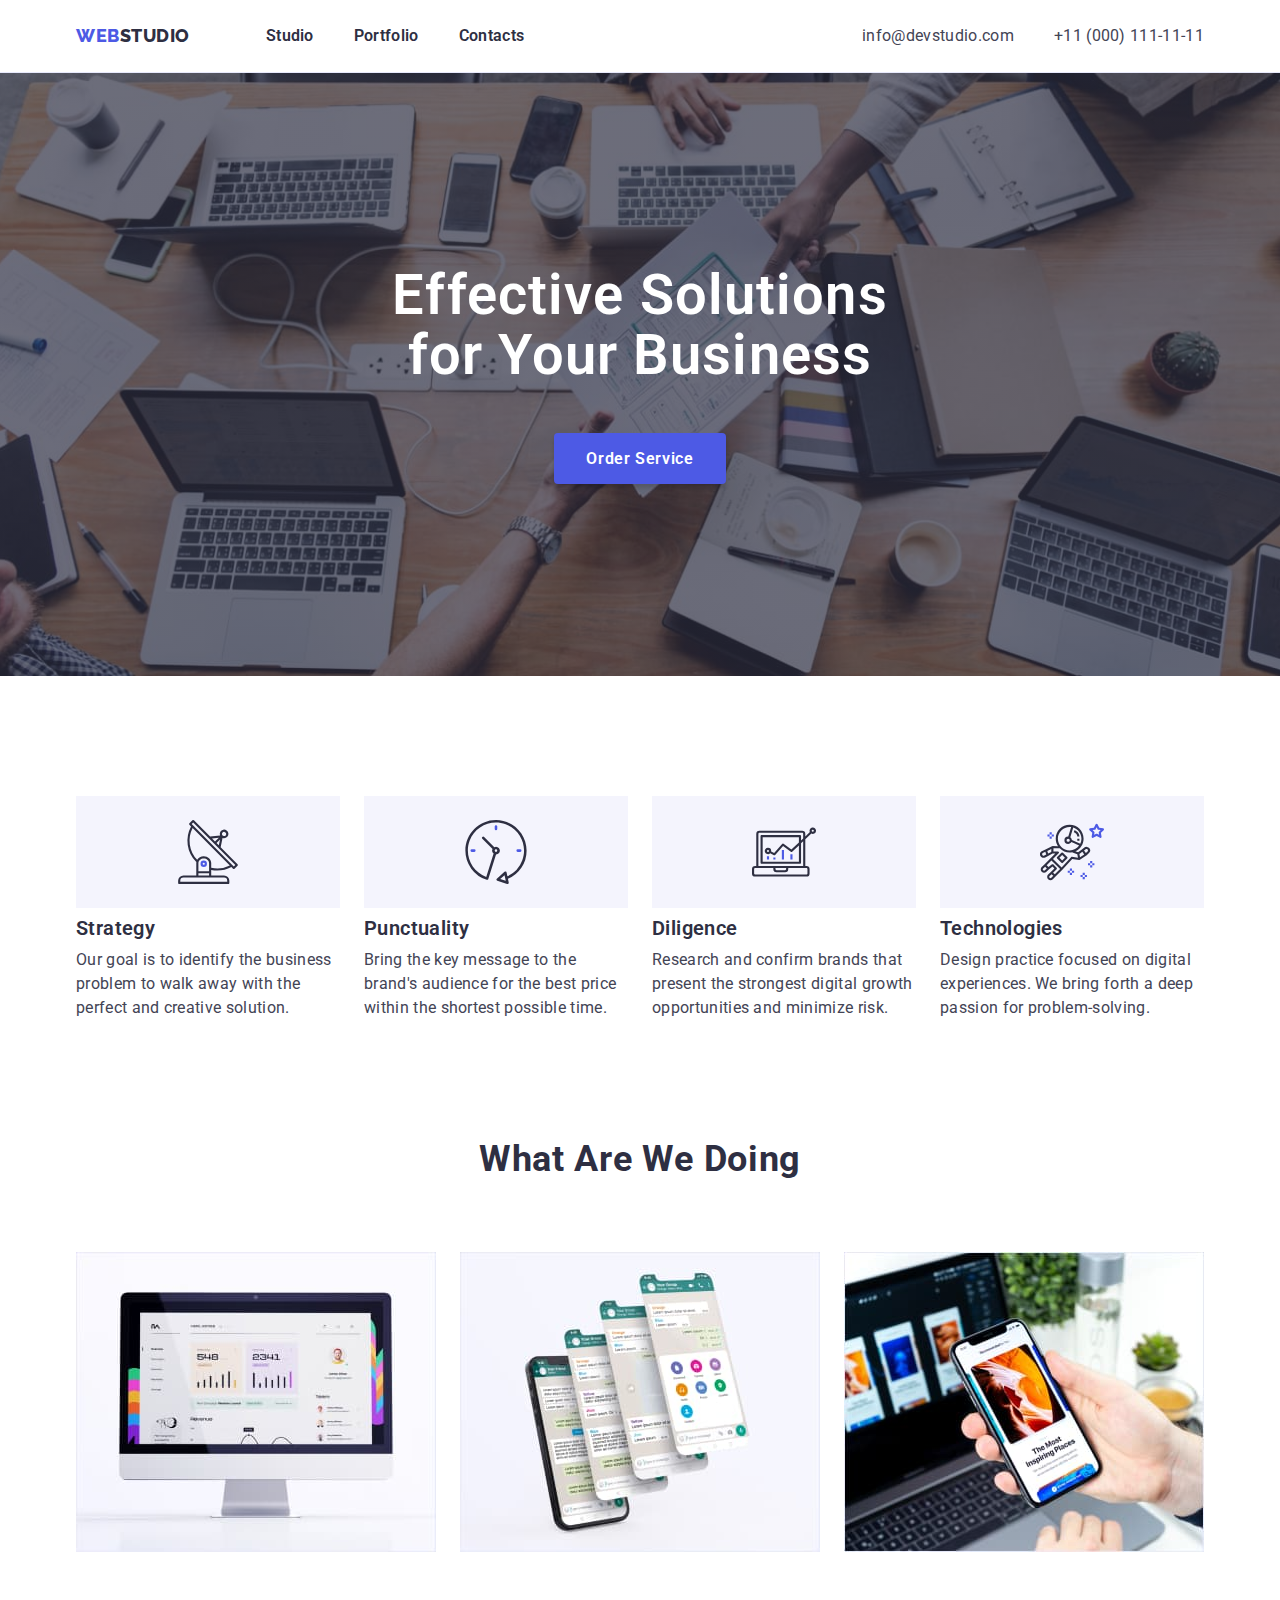
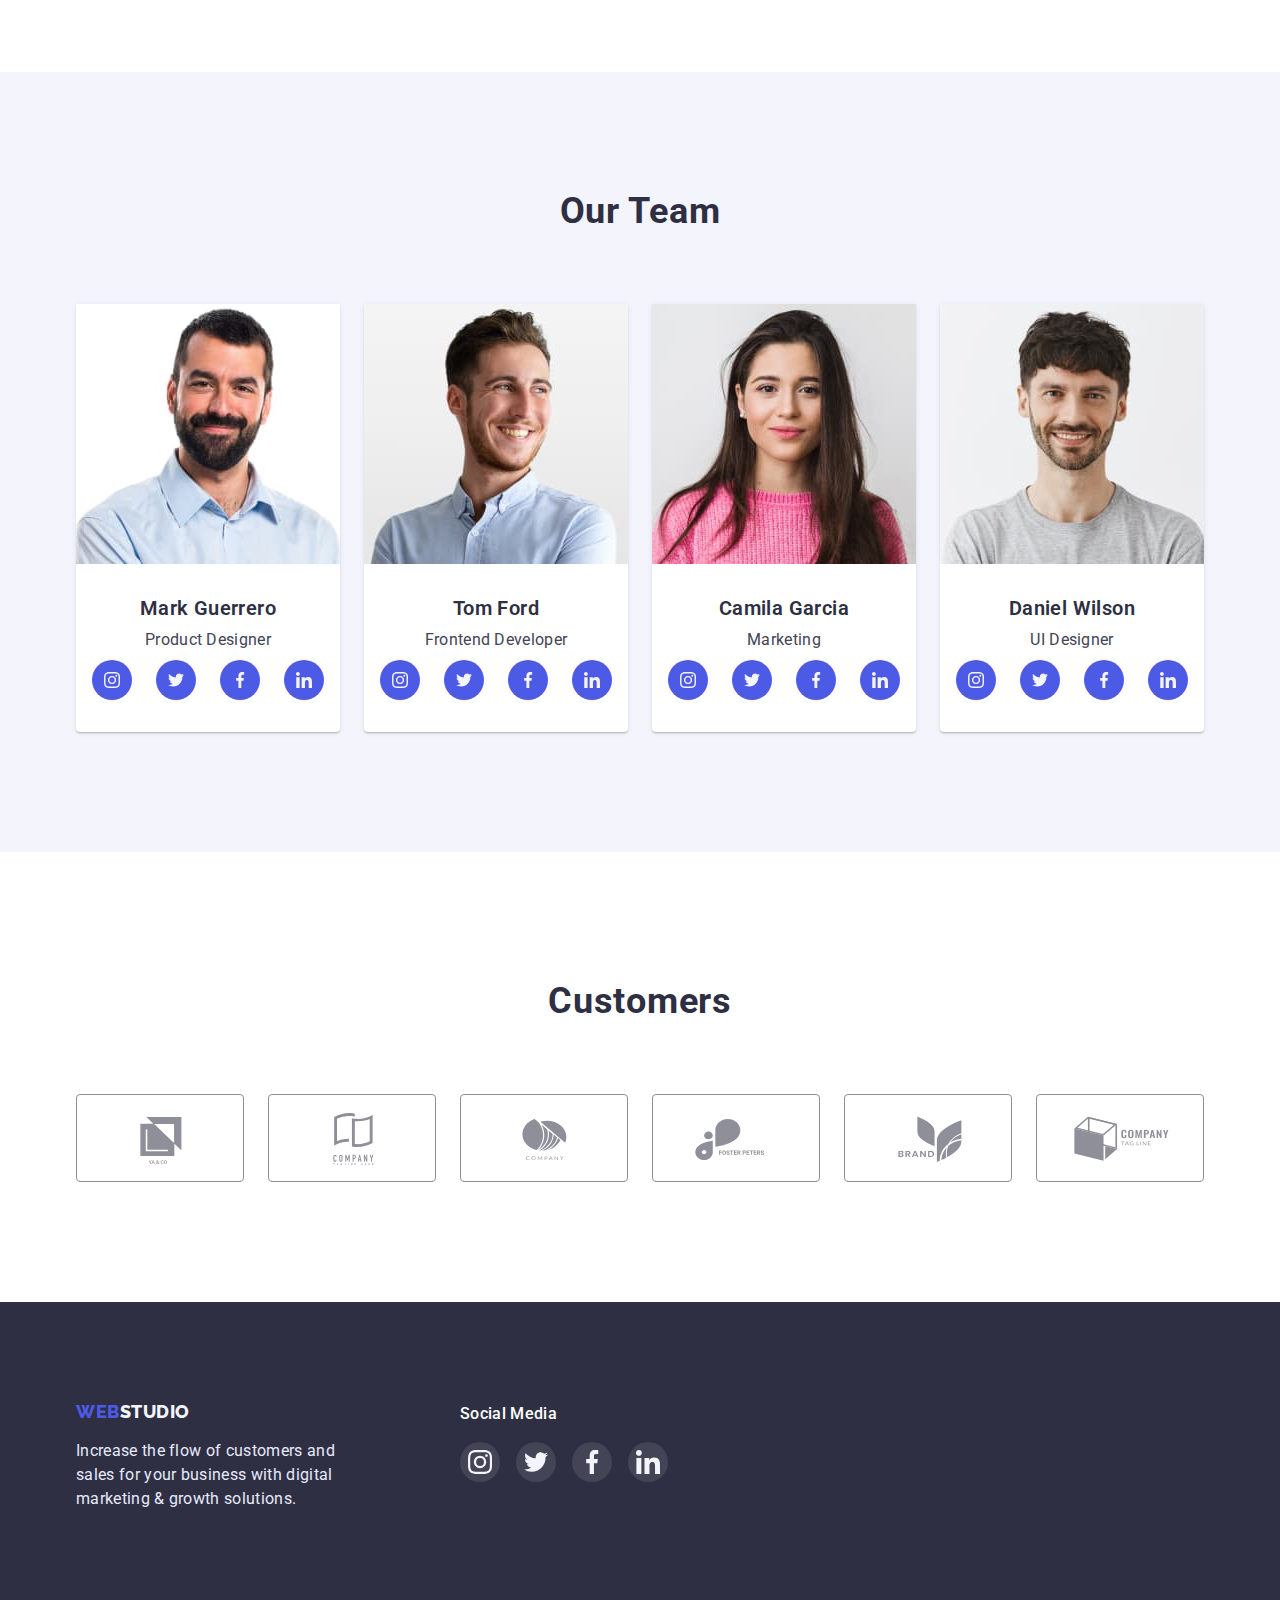
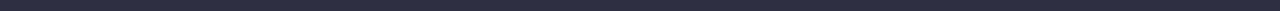
<file: index.html>
<!DOCTYPE html>
<html lang="en">
<head>
    <meta charset="UTF-8">
    <meta http-equiv="X-UA-Compatible" content="IE=edge">
    <meta name="viewport" content="width=device-width, initial-scale=1.0">
    <title>Webstudio</title>
    <link href="https://fonts.googleapis.com/css2?family=Raleway:wght@800&amp;family=Roboto:wght@400;500;700;900&amp;display=swap" rel="stylesheet">
    <link rel="stylesheet" href="https://cdnjs.cloudflare.com/ajax/libs/modern-normalize/1.1.0/modern-normalize.min.css">
    <link rel="stylesheet" href="./css/styles.css">
</head>
<body>
    <!--Header-->
    <header class="header">
        <div class="container flex">
            <a class="flex logo" href="./index.html">web<span class="header-logo">studio</span></a>
            <nav class="navigation">
                <ul class="flex navigation-list">
                    <li class="navigation-list-item">
                        <a class="navigation-anchor" href="./index.html">studio</a>
                    </li>
                    <li class="navigation-list-item">
                        <a class="navigation-anchor" href="./portfolio.html">portfolio</a>
                    </li>
                    <li class="navigation-list-item">
                        <a class="navigation-anchor" href="">contacts</a>
                    </li>
                </ul>
            </nav>
            <address class="address">
                <ul class="flex">
                    <li class="address-list-item">
                        <a class="address-anchor" href="mailto:info@devstudio.com">info@devstudio.com</a>
                    </li>
                    <li class="address-list-item">
                        <a class="address-anchor" href="tel:+110001111111">+11 (000) 111-11-11</a>
                    </li>
                </ul>
            </address>
        </div>
    </header>
    <!--Main Content-->
    <main>
        <!--Hero-->
        <section class="hero">
            <div class="container">
                <h1 class="hero-header">Effective Solutions for Your Business</h1>
                <button class="hero-button" type="button">Order Service</button>
            </div>
        </section>
        <!--Features-->
        <section class="features">
            <div class="container">
                <h2 class="visually-hidden">features</h2>
                <ul class="flex">
                    <li class="features-list-item icon-antenna">
                        <h3 class="third-header">Strategy</h3>
                        <p class="text">Our goal is to identify the business
                            problem to walk away with the perfect and creative solution. </p>
                    </li>
                    <li class="features-list-item icon-clock">
                        <h3 class="third-header">Punctuality</h3>
                        <p class="text">Bring the key message to the brand's audience for the best price within the shortest possible time.</p>
                    </li>
                    <li class="features-list-item icon-diagram">
                        <h3 class="third-header">Diligence</h3>
                        <p class="text">Research and confirm brands that present the strongest digital growth opportunities and minimize risk.</p>
                    </li>
                    <li class="features-list-item icon-astronaut">
                        <h3 class="third-header">Technologies</h3>
                        <p class="text">Design practice focused on digital experiences. We bring forth a deep passion for problem-solving.</p>
                    </li>
                </ul>
            </div>
        </section>
        <!-- Work -->
        <section class="work">
            <div class="container">
                <h2 class="second-header">what are we doing</h2>
                <ul class="flex">
                    <li class="work-list-item">
                        <img class="block" src="images/monitor.jpg" alt="monitor" width="360">
                    </li>
                    <li class="work-list-item">
                        <img class="block" src="images/phone.jpg" alt="phone" width="360">
                    </li>
                    <li class="work-list-item">
                        <img class="block" src="images/all.jpg" alt="phone in hand" width="360">
                    </li>
                </ul>
            </div>
        </section>
        <!-- Team -->
        <section class="team">
            <div class="container">
                <h2 class="second-header">our team</h2>
                <ul class="flex">
                    <li class="team-list-item">
                        <img class="block" src="images/mark.jpg" alt="mark portret" width="264">
                        <div class="team-box">
                            <h3 class="third-header">mark guerrero</h3>
                            <p class="text">Product Designer</p>
                            <ul class="team-soc-list">
                                <li class="team-soc-item">
                                    <a href="" class="team-soc-link">
                                        <svg class="team-soc-icon" width="16" height="16">
                                            <use href="./images/symbol-defs.svg#icon-instagram"></use>
                                        </svg>
                                    </a>
                                </li>
                                <li class="team-soc-item">
                                    <a href="" class="team-soc-link">
                                        <svg class="team-soc-icon" width="16" height="16">
                                            <use href="./images/symbol-defs.svg#icon-twitter"></use>
                                        </svg>
                                    </a>
                                </li>
                                <li class="team-soc-item">
                                    <a href="" class="team-soc-link">
                                        <svg class="team-soc-icon" width="16" height="16">
                                            <use href="./images/symbol-defs.svg#icon-facebook"></use>
                                        </svg>
                                    </a>
                                </li>
                                <li class="team-soc-item">
                                    <a href="" class="team-soc-link">
                                        <svg class="team-soc-icon" width="16" height="16">
                                            <use href="./images/symbol-defs.svg#icon-linkedin"></use>
                                        </svg>
                                    </a>
                                </li>
                            </ul>
                        </div>
                    </li>
                    <li class="team-list-item">
                        <img class="block" src="images/tom.jpg" alt="tom portret" width="264">
                        <div class="team-box">
                            <h3 class="third-header">tom ford</h3>
                            <p class="text">Frontend Developer</p>
                            <ul class="team-soc-list">
                                <li class="team-soc-item">
                                    <a href="" class="team-soc-link">
                                        <svg class="team-soc-icon" width="16" height="16">
                                            <use href="./images/symbol-defs.svg#icon-instagram"></use>
                                        </svg>
                                    </a>
                                </li>
                                <li class="team-soc-item">
                                    <a href="" class="team-soc-link">
                                        <svg class="team-soc-icon" width="16" height="16">
                                            <use href="./images/symbol-defs.svg#icon-twitter"></use>
                                        </svg>
                                    </a>
                                </li>
                                <li class="team-soc-item">
                                    <a href="" class="team-soc-link">
                                        <svg class="team-soc-icon" width="16" height="16">
                                            <use href="./images/symbol-defs.svg#icon-facebook"></use>
                                        </svg>
                                    </a>
                                </li>
                                <li class="team-soc-item">
                                    <a href="" class="team-soc-link">
                                        <svg class="team-soc-icon" width="16" height="16">
                                            <use href="./images/symbol-defs.svg#icon-linkedin"></use>
                                        </svg>
                                    </a>
                                </li>
                            </ul>
                        </div>
                    </li>
                    <li class="team-list-item">
                        <img class="block" src="images/camila.jpg" alt="camila portret" width="264">
                        <div class="team-box">
                            <h3 class="third-header">camila garcia</h3>
                            <p class="text">Marketing</p>
                            <ul class="team-soc-list">
                                <li class="team-soc-item">
                                    <a href="" class="team-soc-link">
                                        <svg class="team-soc-icon" width="16" height="16">
                                            <use href="./images/symbol-defs.svg#icon-instagram"></use>
                                        </svg>
                                    </a>
                                </li>
                                <li class="team-soc-item">
                                    <a href="" class="team-soc-link">
                                        <svg class="team-soc-icon" width="16" height="16">
                                            <use href="./images/symbol-defs.svg#icon-twitter"></use>
                                        </svg>
                                    </a>
                                </li>
                                <li class="team-soc-item">
                                    <a href="" class="team-soc-link">
                                        <svg class="team-soc-icon" width="16" height="16">
                                            <use href="./images/symbol-defs.svg#icon-facebook"></use>
                                        </svg>
                                    </a>
                                </li>
                                <li class="team-soc-item">
                                    <a href="" class="team-soc-link">
                                        <svg class="team-soc-icon" width="16" height="16">
                                            <use href="./images/symbol-defs.svg#icon-linkedin"></use>
                                        </svg>
                                    </a>
                                </li>
                            </ul>
                        </div>
                    </li>
                    <li class="team-list-item">
                        <img class="block" src="images/daniel.jpg" alt="danielportret" width="264">
                        <div class="team-box">
                            <h3 class="third-header">daniel wilson</h3>
                            <p class="text">UI Designer</p>
                            <ul class="team-soc-list">
                                <li class="team-soc-item">
                                    <a href="" class="team-soc-link">
                                        <svg class="team-soc-icon" width="16" height="16">
                                            <use href="./images/symbol-defs.svg#icon-instagram"></use>
                                        </svg>
                                    </a>
                                </li>
                                <li class="team-soc-item">
                                    <a href="" class="team-soc-link">
                                        <svg class="team-soc-icon" width="16" height="16">
                                            <use href="./images/symbol-defs.svg#icon-twitter"></use>
                                        </svg>
                                    </a>
                                </li>
                                <li class="team-soc-item">
                                    <a href="" class="team-soc-link">
                                        <svg class="team-soc-icon" width="16" height="16">
                                            <use href="./images/symbol-defs.svg#icon-facebook"></use>
                                        </svg>
                                    </a>
                                </li>
                                <li class="team-soc-item">
                                    <a href="" class="team-soc-link">
                                        <svg class="team-soc-icon" width="16" height="16">
                                            <use href="./images/symbol-defs.svg#icon-linkedin"></use>
                                        </svg>
                                    </a>
                                </li>
                            </ul>
                        </div>
                    </li>
                </ul>
            </div>
        </section>
        <!--Customers-->
        <section class="customers">
            <div class="container">
                <h2 class="second-header">customers</h2>
                <ul class="customers-list">
                    <li class="customers-item">
                        <a href="" class="customers-link">
                            <svg class="customers-icon" width="104" height="56">
                                <use href="./images/symbol-defs.svg#icon-logo-first"></use>
                            </svg>
                        </a>
                    </li>
                    <li class="customers-item">
                        <a href="" class="customers-link">
                            <svg class="customers-icon" width="104" height="56">
                                <use href="./images/symbol-defs.svg#icon-logo-second"></use>
                            </svg>
                        </a>
                    </li>
                    <li class="customers-item">
                        <a href="" class="customers-link">
                            <svg class="customers-icon" width="104" height="56">
                                <use href="./images/symbol-defs.svg#icon-logo-third"></use>
                            </svg>
                        </a>
                    </li>
                    <li class="customers-item">
                        <a href="" class="customers-link">
                            <svg class="customers-icon" width="104" height="56">
                                <use href="./images/symbol-defs.svg#icon-logo-fourth"></use>
                            </svg>
                        </a>
                    </li>
                    <li class="customers-item">
                        <a href="" class="customers-link">
                            <svg class="customers-icon" width="104" height="56">
                                <use href="./images/symbol-defs.svg#icon-logo-fiveth"></use>
                            </svg>
                        </a>
                    </li>
                    <li class="customers-item">
                        <a href="" class="customers-link">
                            <svg class="customers-icon" width="104" height="56">
                                <use href="./images/symbol-defs.svg#icon-logo-sixeth"></use>
                            </svg>
                        </a>
                    </li>
                </ul>
            </div>
        </section>
    </main>
    <!-- Footer -->
    <footer class="footer">
        <div class="container">
            <ul class="footer-list">
                <li class="footer-item">
                    <a class="logo-foot" href="./index.html">web<span class="footer-logo">studio</span></a>
                    <p class="footer-text">Increase the flow of customers and sales for your business with digital marketing & growth solutions.</p>
                </li>
                <li class="footer-item">
                    <p class="footer-media">Social Media</p>
                    <ul class="footer-soc-list">
                        <li class="footer-soc-item">
                            <a href="" class="footer-soc-link">
                                <svg class="footer-soc-icon" width="24" height="24">
                                    <use href="./images/symbol-defs.svg#icon-instagram"></use>
                                </svg>
                            </a>
                        </li>
                        <li class="footer-soc-item">
                            <a href="" class="footer-soc-link">
                                <svg class="footer-soc-icon" width="24" height="24">
                                    <use href="./images/symbol-defs.svg#icon-twitter"></use>
                                </svg>
                            </a>
                        </li>
                        <li class="footer-soc-item">
                            <a href="" class="footer-soc-link">
                                <svg class="footer-soc-icon" width="24" height="24">
                                    <use href="./images/symbol-defs.svg#icon-facebook"></use>
                                </svg>
                            </a>
                        </li>
                        <li class="footer-soc-item">
                            <a href="" class="footer-soc-link">
                                <svg class="footer-soc-icon" width="24" height="24">
                                    <use href="./images/symbol-defs.svg#icon-linkedin"></use>
                                </svg>
                            </a>
                        </li>
                    </ul>
                </li>
            </ul>
        </div>
    </footer>
</body>
</html>
</file>
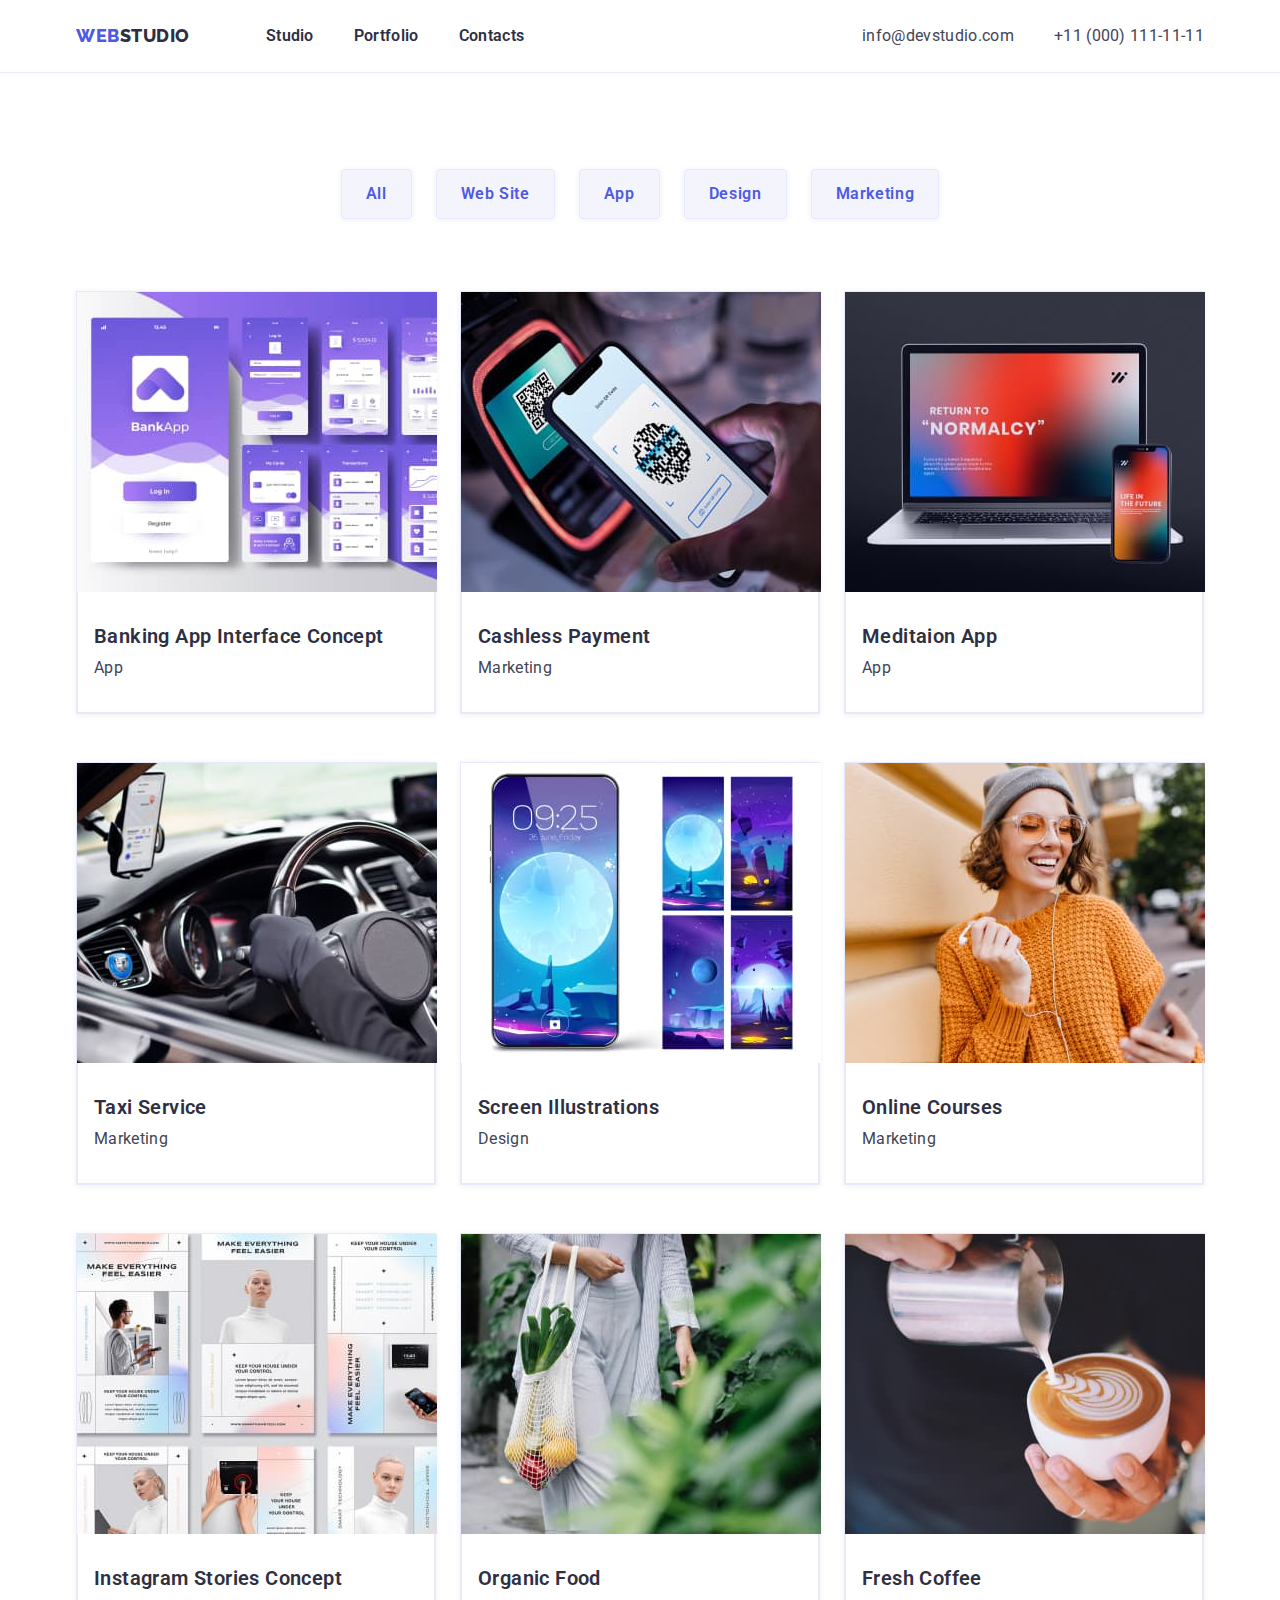
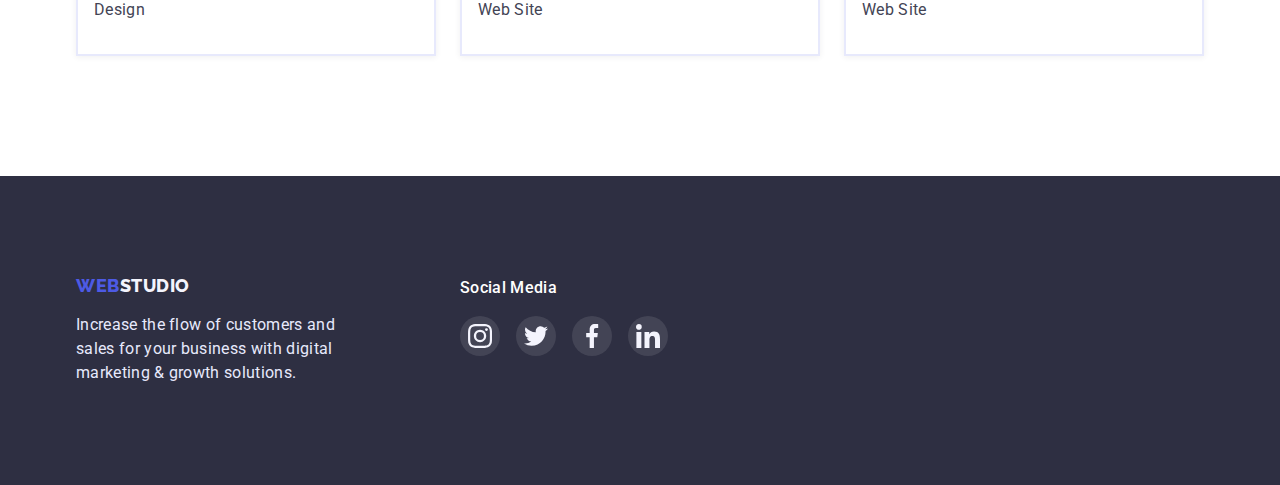
<file: portfolio.html>
<!DOCTYPE html>
<html lang="en">
<head>
    <meta charset="UTF-8">
    <meta http-equiv="X-UA-Compatible" content="IE=edge">
    <meta name="viewport" content="width=device-width, initial-scale=1.0">
    <title>Porfolio</title>
    <link href="https://fonts.googleapis.com/css2?family=Raleway:wght@800&amp;family=Roboto:wght@400;500;700;900&amp;display=swap" rel="stylesheet">
    <link rel="stylesheet" href="https://cdnjs.cloudflare.com/ajax/libs/modern-normalize/1.1.0/modern-normalize.min.css">
    <link rel="stylesheet" href="./css/styles.css">
</head>
<body>
    <!-- Header -->
    <header class="header">
        <div class="container flex">
            <a class="flex logo" href="./index.html">web<span class="header-logo">studio</span></a>
            <nav class="navigation">
                <ul class="flex navigation-list">
                    <li class="navigation-list-item">
                        <a class="navigation-anchor" href="./index.html">studio</a>
                    </li>
                    <li class="navigation-list-item">
                        <a class="navigation-anchor" href="./portfolio.html">portfolio</a>
                    </li>
                    <li class="navigation-list-item">
                        <a class="navigation-anchor" href="">contacts</a>
                    </li>
                </ul>
            </nav>
            <address class="address">
                <ul class="flex">
                    <li class="address-list-item">
                        <a class="address-anchor" href="mailto:info@devstudio.com">info@devstudio.com</a>
                    </li>
                    <li class="address-list-item">
                        <a class="address-anchor" href="tel:+110001111111">+11 (000) 111-11-11</a>
                    </li>
                </ul>
            </address>
        </div>
    </header>
    <!-- Main content -->
    <main>
        <section class="portfolio">
            <div class="container">
                <h1 class="visually-hidden">porfolio</h1>
                <!-- Buttons -->
                <ul class="buttons-list">
                    <li class="buttons-list-item">
                        <button class="portfolio-button" type="button">all</button>
                    </li>
                    <li class="buttons-list-item">
                        <button class="portfolio-button" type="button">web Site</button>
                    </li>
                    <li class="buttons-list-item">
                        <button class="portfolio-button" type="button">app</button>
                    </li>
                    <li class="buttons-list-item">
                        <button class="portfolio-button" type="button">design</button>
                    </li>
                    <li class="buttons-list-item">
                        <button class="portfolio-button" type="button">marketing</button>
                    </li>
                </ul>
                <!-- Images -->
                <ul class="cards-list">
                    <li class="cards-list-item">
                        <img class="block" src="images/banking-app-interface-concept.jpg" alt="banking" width="360">
                        <div class="cards-box">
                            <h3 class="third-header">Banking App Interface Concept</h3>
                            <p class="text">App</p>
                        </div>
                    </li>
                    <li class="cards-list-item">
                        <img class="block" src="images/cashless-payment.jpg" alt="cashlest" width="360">
                        <div class="cards-box">
                            <h3 class="third-header">Cashless Payment</h3>
                            <p class="text">Marketing</p>
                        </div>
                    </li>
                    <li class="cards-list-item">
                        <img class="block" src="images/meditaion-app.jpg" alt="Meditaion" width="360">
                        <div class="cards-box">
                            <h3 class="third-header">Meditaion App</h3>
                            <p class="text">App</p>
                        </div>
                    </li>
                    <li class="cards-list-item">
                        <img class="block" src="images/taxi-service.jpg" alt="taxi service" width="360">
                        <div class="cards-box">
                            <h3 class="third-header">Taxi Service</h3>
                            <p class="text">Marketing</p>
                        </div>
                    </li>
                    <li class="cards-list-item">
                        <img class="block" src="images/screen-illustrations.jpg" alt="screen illustrations" width="360">
                        <div class="cards-box">
                            <h3 class="third-header">Screen Illustrations</h3>
                            <p class="text">Design</p>
                        </div>
                    </li>
                    <li class="cards-list-item">
                        <img class="block" src="images/online-courses.jpg" alt="online courses" width="360">
                        <div class="cards-box">
                            <h3 class="third-header">Online Courses</h3>
                            <p class="text">Marketing</p>
                        </div>
                    </li>
                    <li class="cards-list-item">
                        <img class="block" src="images/instagram-stories-concept.jpg" alt="instagram stories" width="360">
                        <div class="cards-box">
                            <h3 class="third-header">Instagram Stories Concept</h3>
                            <p class="text">Design</p>
                        </div>
                    </li>
                    <li class="cards-list-item">
                        <img class="block" src="images/organic-food.jpg" alt="organic food" width="360">
                        <div class="cards-box">
                            <h3 class="third-header">Organic Food</h3>
                            <p class="text">Web Site</p>
                        </div>
                    </li>
                    <li class="cards-list-item">
                        <img class="block" src="images/fresh-coffee.jpg" alt="fresh coffee" width="360">
                        <div class="cards-box">
                            <h3 class="third-header">Fresh Coffee</h3>
                            <p class="text">Web Site</p>
                        </div>
                    </li>
                </ul>
            </div>
        </section>
    </main>
    <!-- Footer -->
    <footer class="footer">
        <div class="container">
            <ul class="footer-list">
                <li class="footer-item">
                    <a class="logo-foot" href="./index.html">web<span class="footer-logo">studio</span></a>
                    <p class="footer-text">Increase the flow of customers and sales for your business with digital marketing & growth solutions.</p>
                </li>
                <li class="footer-item">
                    <p class="footer-media">Social Media</p>
                    <ul class="footer-soc-list">
                        <li class="footer-soc-item">
                            <a href="" class="footer-soc-link">
                                <svg class="footer-soc-icon" width="24" height="24">
                                    <use href="./images/symbol-defs.svg#icon-instagram"></use>
                                </svg>
                            </a>
                        </li>
                        <li class="footer-soc-item">
                            <a href="" class="footer-soc-link">
                                <svg class="footer-soc-icon" width="24" height="24">
                                    <use href="./images/symbol-defs.svg#icon-twitter"></use>
                                </svg>
                            </a>
                        </li>
                        <li class="footer-soc-item">
                            <a href="" class="footer-soc-link">
                                <svg class="footer-soc-icon" width="24" height="24">
                                    <use href="./images/symbol-defs.svg#icon-facebook"></use>
                                </svg>
                            </a>
                        </li>
                        <li class="footer-soc-item">
                            <a href="" class="footer-soc-link">
                                <svg class="footer-soc-icon" width="24" height="24">
                                    <use href="./images/symbol-defs.svg#icon-linkedin"></use>
                                </svg>
                            </a>
                        </li>
                    </ul>
                </li>
            </ul>
        </div>
    </footer>
</body>
</html>
</file>
<file: css/styles.css>
:root {
    --iris: #4D5AE5;
    --navy-blue: #2E2F42;
    --green: #31D0AA;
    --slate: #434455;
    --light-slate: #8E8F99;
    --cornflower: #E7E9FC;
    --cloud: #F4F4FD;
    --navy-blue-modal: rgba(46, 47, 66, 0.4);
    --background: #FFFFFF;
    --order-hover: #404BBF;
}

body {
    font-family: 'Roboto', sans-serif;
    font-style: normal;
    color: var(--navy-blue);
    background-color: var(--background);
}

h1, h2, h3, ul, p {
    margin: 0;
    padding: 0;
    list-style: none;
}

/* ---------------HEADER--------------- */

.header {
    border-bottom: 1px solid #E7E9FC;
}

.container {
    margin: 0 auto;
    width: 1158px;
    padding-left: 15px;
    padding-right: 15px;
}

.flex {
    display: flex;
}

.logo {
    padding-top: 24px;
    padding-bottom: 24px;

    font-family: 'Raleway', sans-serif;
    font-weight: 800;
    font-size: 18px;
    line-height: 1.33;
    align-items: center;
    letter-spacing: 0.03em;
    text-transform: uppercase;
    color: var(--iris);
    text-decoration: none;
}

.header-logo {
    color: var(--navy-blue);
}

.navigation-list {
    margin-left: 76px;
}

.navigation-list .navigation-list-item + .navigation-list-item {
    margin-left: 40px;
}

.navigation-list-item {
    
}

.navigation-anchor {
    display: block;
    padding-top: 24px;
    padding-bottom: 24px;

    font-weight: 600;
    font-size: 16px;
    line-height: 1.5;
    letter-spacing: 0.02em;
    text-decoration: none;
    color: var(--navy-blue);
    text-transform: capitalize;
}

.navigation-anchor:hover, .navigation-anchor:focus {
    color: var(--iris);
}

.address {
    margin-left: auto;
}

.address-list-item + .address-list-item {
    margin-left: 40px;
}

.address-anchor {
    display: block;
    padding-top: 24px;
    padding-bottom: 24px;
    
    font-style: normal;
    font-size: 16px;
    line-height: 1.5;
    letter-spacing: 0.02em;
    color: var(--slate);
    text-decoration: none;
}

.tel {
    text-transform: uppercase;
}

.address-anchor:hover, .address-anchor:focus {
    color: var(--iris)
}

/* ---------------MAIN--------------- */

/* ------------Hero------------ */

.hero {
    background-color: var(--navy-blue);
    background-image: linear-gradient( rgba(46, 47, 66, 0.7), rgba(46, 47, 66, 0.7)), url('../images/people-office.jpg');
    background-repeat: no-repeat;
    background-position: center;
    background-size: cover;
    max-width: 1440px;
    margin: 0 auto;
    text-align: center;
    padding-top: 192px;
    padding-bottom: 192px;
} 
.hero-header {
    margin: 0 auto;
    max-width: 496px;
    margin-bottom: 48px;

    font-weight: 600;
    font-size: 56px;
    line-height: 1.075;
    text-align: center;
    letter-spacing: 0.02em;
    color: var(--background);
}

.hero-button {
    padding: 16px 32px;
    text-align: center;
    border: none;

    font-family: 'Roboto', sans-serif;
    background: var(--iris);
    font-weight: 600;
    font-size: 16px;
    line-height: 1.1875;
    letter-spacing: 0.04em;
    color: var(--background);
    cursor: pointer;
    box-shadow: 0px 4px 4px rgba(0, 0, 0, 0.15);
    border-radius: 4px;
}

.hero-button:hover, .hero-button:focus {
    background-color: var(--order-hover);
}

/* ------------Features------------ */

.features {
    padding-top: 120px;
    padding-bottom: 120px;
}

.features-list-item {
    flex-basis: calc(100% - (3 * 24px) / 4);
}

.features-list-item + .features-list-item {
    margin-left: 24px;
}

.features-list-item::before {
    display: block;
    content: '';
    height: 112px;
    background-size: contain;
    background-repeat: no-repeat;
    background-position: center;
    background-color: var(--cloud);
    margin-bottom: 8px;
}

.icon-antenna::before {
    content: '';
    background-image: url('../images/antenna.svg');
    background-repeat: no-repeat;
    background-size: 64px;
    background-position: center;
}

.icon-clock::before {
    content: '';
    background-image: url('../images/clock.svg');
    background-repeat: no-repeat;
    background-size: 64px;
    background-position: center;
}

.icon-diagram::before {
    content: '';
    background-image: url('../images/diagram.svg');
    background-repeat: no-repeat;
    background-size: 64px;
    background-position: center;
}

.icon-astronaut::before {
    content: '';
    background-image: url('../images/astronaut.svg');
    background-repeat: no-repeat;
    background-size: 64px;
    background-position: center;
}

.third-header {
    margin-bottom: 8px;

    font-weight: 600;
    font-size: 20px;
    line-height: 1.2;
    letter-spacing: 0.02em;
    text-transform: capitalize;
}

.text {
    font-size: 16px;
    line-height: 1.5;
    letter-spacing: 0.02em;
    color: var(--slate);
}

/* ------------Work------------ */

.work {
    padding-bottom: 120px;
}

.second-header {
    margin-bottom: 72px;

    font-size: 36px;
    line-height: 1.11;
    text-align: center;
    letter-spacing: 0.02em;
    text-transform: capitalize;
}

.work-list-item {
    flex-basis: calc(100% - (2 * 24px) / 3);
}

.work-list-item + .work-list-item {
    margin-left: 24px;
}

.block {
    display: block;
}

/* ------------Team------------ */

.team {
    background-color: var(--cloud);
    padding-top: 120px;
    padding-bottom: 120px;
}

.team-list-item + .team-list-item {
    margin-left: 24px;
}

.team-list-item {
    flex-basis: calc(100% - (3 * 24px) / 4);
    background: var(--background);
    box-shadow: 0px 1px 6px rgba(46, 47, 66, 0.08), 0px 1px 1px rgba(46, 47, 66, 0.16), 0px 2px 1px rgba(46, 47, 66, 0.08);
    border-radius: 0px 0px 4px 4px;
}

.team-box {
    padding: 32px 16px;
    text-align: center;
}

.team-box .text {
    margin-bottom: 8px;
}

.team-soc-list {
    display: flex;
    justify-content: center;
    gap: 24px;
}

.team-soc-item {
    width: 40px;
    height: 40px;

}

.team-soc-link {
    width: 100%;
    height: 100%;
    background-color: var(--iris);
    border-radius: 50%;
    display: flex;
    align-items: center;
    justify-content: center;
}

.team-soc-icon {
    fill: var(--cloud)
}

.team-soc-link:hover, .team-soc-link:focus {
    background-color: #404BBF;
}

/* ------------Customers------------ */

.customers {
    padding-top: 130px;
    padding-bottom: 120px;
}

.customers-list {
    display: flex;
    gap: 24px;
}

.customers-item {
    width: calc((100% - (5 * 24px)) / 6);
    height: 88px;
}

.customers-link {
    width: 100%;
    height: 100%;
    border: 1px solid var(--light-slate);
    border-radius: 4px;
    display: flex;
    align-items: center;
    justify-content: center;
}

.customers-icon {
    fill: var(--light-slate);
}

.customers-link:hover, .customers-link:focus {
    border-color: var(--order-hover);
}

.customers-link:hover .customers-icon, .customers-link:focus .customers-icon {
    fill: var(--order-hover);
}

/* ------------FOOTER------------ */
.footer-list {
    display: flex;
    gap: 120px;
}

.footer {
    background-color: var(--navy-blue);
    padding-top: 100px;
    padding-bottom: 100px;
}

.logo-foot {
    margin-bottom: 16px;
    font-family: 'Raleway';
    font-weight: 800;
    font-size: 18px;
    line-height: 1.16;
    display: flex;
    align-items: center;
    letter-spacing: 0.03em;
    text-transform: uppercase;
    text-decoration: none;
    color: var(--iris);
}

.footer-logo {
    color: var(--cloud);
}

.footer-text {
    font-size: 16px;
    line-height: 1.5;
    letter-spacing: 0.02em;
    color: var(--cornflower);
    max-width: 264px;
}

.footer-media {
    font-weight: 500;
    font-size: 16px;
    line-height: 1.5;
    letter-spacing: 0.02em;
    color: var(--background);
    margin-bottom: 16px;
}

.footer-soc-list {
    display: flex;
    justify-content: center;
    gap: 16px;
}

.footer-soc-item {
    width: 40px;
    height: 40px;

}

.footer-soc-link {
    width: 100%;
    height: 100%;
    background-color: rgba(255, 255, 255, 0.1);
    border-radius: 50%;
    display: flex;
    align-items: center;
    justify-content: center;
}

.footer-soc-icon {
    fill: var(--cloud)
}

.footer-soc-link:hover, .footer-soc-link:focus {
    background-color: var(--green);
}

/* ------------PORTFOLIO------------ */

/* ------------Buttons------------ */

.portfolio {
    padding-top: 96px;
    padding-bottom: 120px;
}

.buttons-list {
    display: flex;
    margin-bottom: 72px;
    justify-content: center;
}

.buttons-list-item {

}

.buttons-list-item + .buttons-list-item {
    margin-left: 24px;
}

.portfolio-button {
    border-radius: 4px;
    padding: 12px 24px;

    font-family: 'Roboto', sans-serif;
    font-weight: 600;
    font-size: 16px;
    line-height: 1.5;
    text-align: center;
    letter-spacing: 0.04em;
    color: var(--iris);
    background: var(--cloud);
    cursor: pointer;
    border: 1px solid #E7E9FC;
    border-radius: 4px;
    box-shadow: 0px 1px 6px rgba(46, 47, 66, 0.08);
    text-transform: capitalize;
}

.portfolio-button:hover, .portfolio-button:focus {
    color: var(--background);
    background-color: var(--order-hover);
    border: 1px solid var(--order-hover);
    box-shadow: 0px 3px 1px rgba(0, 0, 0, 0.1), 0px 2px 1px rgba(0, 0, 0, 0.08), 0px 2px 2px rgba(0, 0, 0, 0.12);
}

/* ------------Cards------------ */

.cards-list {
    display: flex;
    flex-wrap: wrap;
    row-gap: 48px;
    column-gap: 24px;
}

.cards-list-item {
    width: calc((100% - 48px) / 3);
    /* margin-right: 24px;
    margin-bottom: 48px; */
    border: 1px solid var(--cornflower);
    box-shadow: 0px 1px 6px rgba(46, 47, 66, 0.08);
}

/* .cards-list-item:nth-child(3n) {
    margin-right: 0;
}

.cards-list-item:nth-last-child(-n+3) {
    margin-bottom: 0;
} */

.cards-list-item:hover {
    border: 0.5px solid #F4F4FD;
    box-shadow: 0px 1px 6px rgba(46, 47, 66, 0.08), 0px 1px 1px rgba(46, 47, 66, 0.16), 0px 2px 1px rgba(46, 47, 66, 0.08);
}

.cards-box {
    padding: 32px 16px;
    border: 1px solid #E7E9FC;
    border-top: 0;
}

/* ------------Visually Hidden------------ */

.visually-hidden {
    position: absolute;
    white-space: nowrap;
    width: 1px;
    height: 1px;
    overflow: hidden;
    border: 0;
    padding: 0;
    clip: rect(0 0 0 0);
    clip-path: inset(50%);
    margin: -1px;
}
</file>
